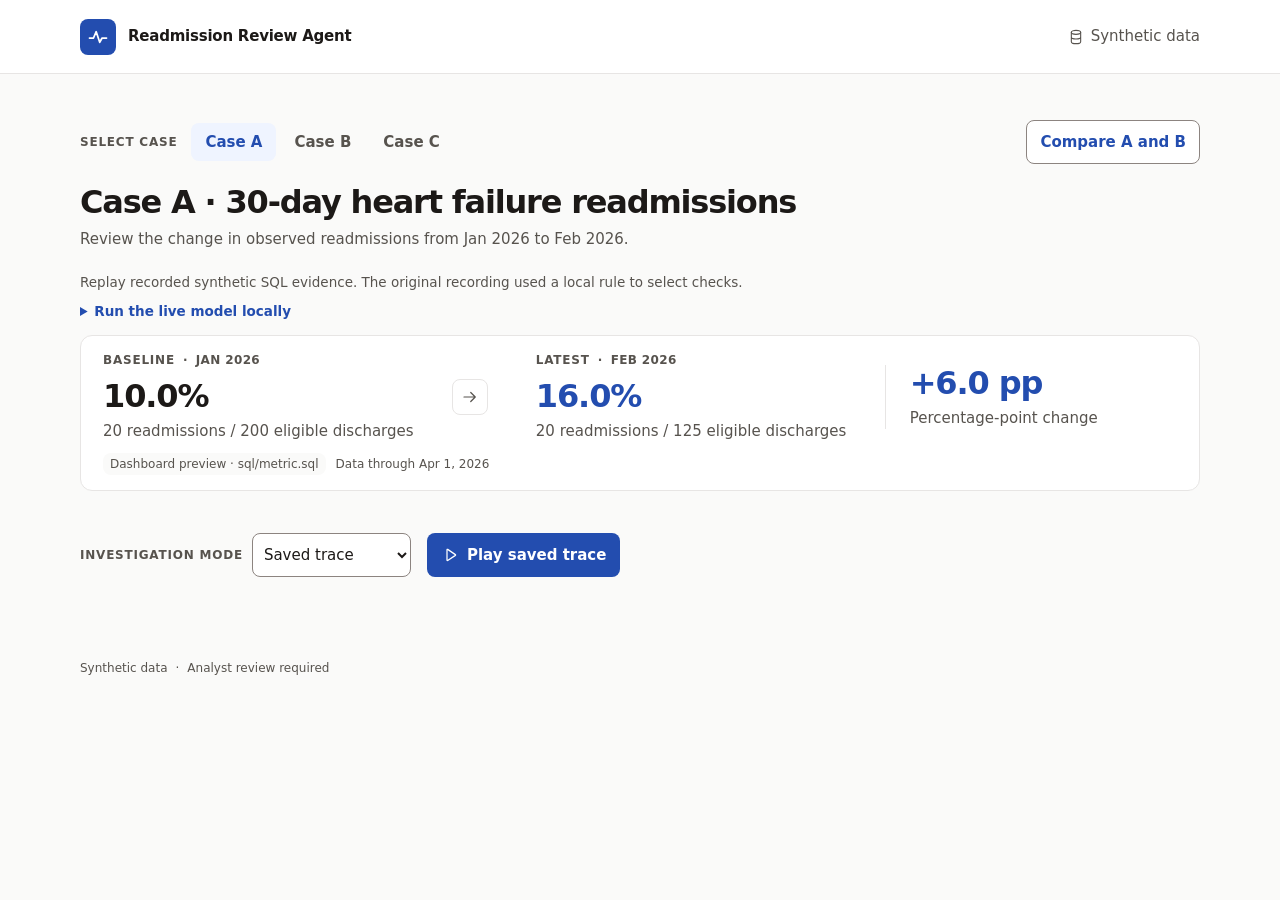
<file: index.html>
<!doctype html>
<html lang="en" data-service="pages">
<head>
  <meta charset="utf-8">
  <meta name="viewport" content="width=device-width, initial-scale=1">
  <meta name="theme-color" content="#ffffff">
  <meta name="description" content="Investigate changes in synthetic 30-day heart failure readmission data.">
  <title>Readmission Review Agent</title>
  <link rel="icon" href="data:,">
  <link rel="stylesheet" href="./assets/app.css">
  <script src="./assets/recordings.js" defer></script>
  <script src="./assets/app.js" defer></script>
</head>
<body>
  <a class="skip-link" href="#workspace">Skip to case</a>
  <header class="masthead">
    <div class="layout masthead-inner">
      <div class="wordmark">
        <span class="brand-mark" aria-hidden="true">
          <svg width="24" height="24" viewBox="0 0 24 24" fill="none">
            <path d="M3.5 13h4l2.7-6.3 3.5 10.6 2.4-4.3h4.4" stroke="currentColor" stroke-width="1.75" stroke-linecap="round" stroke-linejoin="round"/>
          </svg>
        </span>
        <span>Readmission Review Agent</span>
      </div>
      <span class="dataset-badge">
        <svg class="icon" viewBox="0 0 24 24" fill="none" aria-hidden="true"><ellipse cx="12" cy="5" rx="7" ry="3"/><path d="M5 5v14c0 1.7 3.1 3 7 3s7-1.3 7-3V5M5 12c0 1.7 3.1 3 7 3s7-1.3 7-3"/></svg>
        Synthetic data
      </span>
    </div>
  </header>

  <main id="workspace" class="layout page" tabindex="-1">
    <div id="case-load" class="load-notice" role="status">
      <p id="load-message">Loading cases…</p>
      <button id="retry-cases" class="button button-secondary" type="button" hidden>Retry loading cases</button>
    </div>

    <div id="case-content" hidden>
      <div class="case-switcher">
        <span id="case-selector-label" class="field-label">Select case</span>
        <div id="case-selector" class="segmented" role="group" aria-labelledby="case-selector-label"></div>
        <button id="compare-cases" class="button button-secondary" type="button"
                aria-controls="compare-view" aria-pressed="false">Compare A and B</button>
      </div>

      <p id="run-status" class="sr-only" role="status" aria-live="polite" aria-atomic="true"></p>
      <section id="case-view" class="case-view" aria-labelledby="case-title">
        <header class="case-heading">
          <h1 id="case-title" tabindex="-1"></h1>
          <p id="case-situation"></p>
        </header>

        <section id="verdict" class="verdict" aria-labelledby="verdict-title" hidden>
          <p class="eyebrow">Verdict</p>
          <h2 id="verdict-title" tabindex="-1"></h2>
          <p id="verdict-support"></p>
        </section>

        <div class="metric-comparison" aria-label="Reported readmission rates and counts">
          <div class="metric-period">
            <p class="metric-label">Baseline <span id="prior-month" class="metric-month"></span></p>
            <div id="prior-rate" class="metric-value"></div>
            <p id="prior-counts" class="metric-denominator"></p>
          </div>
          <div class="metric-connector" aria-hidden="true">
            <svg class="icon" viewBox="0 0 24 24" fill="none"><path d="M4 12h15m-6-6 6 6-6 6"/></svg>
          </div>
          <div class="metric-period metric-latest">
            <p class="metric-label">Latest <span id="current-month" class="metric-month"></span></p>
            <div class="latest-value">
              <div id="current-rate" class="metric-value"></div>
              <span id="provisional" class="small-badge" hidden>Provisional</span>
            </div>
            <p id="current-counts" class="metric-denominator"></p>
          </div>
          <div class="delta">
            <p id="delta-rate" class="delta-value"></p>
            <p id="delta-caption" class="metric-denominator"></p>
          </div>
          <p id="metric-provenance" class="provenance metric-provenance"></p>
        </div>

        <div id="signal-summary" class="signal-summary" hidden></div>

        <section id="next-action" class="panel next-action" aria-labelledby="next-action-title" hidden>
          <div>
            <h2 id="next-action-title" tabindex="-1">Next action</h2>
            <p id="next-action-text"></p>
          </div>
          <div class="action-controls">
            <a id="jump-to-gap" href="#evidence-reconcile_sources" hidden></a>
            <button id="mark-reviewed" class="button button-secondary" type="button">Mark reviewed</button>
          </div>
          <p id="review-error" class="inline-error" role="alert" hidden></p>
        </section>

        <div class="run-controls">
          <label class="mode-choice">
            <span class="field-label">Investigation mode</span>
            <select id="run-mode">
              <option value="checklist">Checklist (fresh)</option>
              <option value="replay">Saved trace</option>
              <option value="live">Live agent</option>
            </select>
          </label>
          <div class="run-buttons">
            <button type="button" id="run-investigation" class="button button-primary">
              <span id="run-icon" class="button-icon" aria-hidden="true">
                <svg class="icon" viewBox="0 0 24 24" fill="none"><path d="M8 5.1v13.8a.6.6 0 0 0 .9.5l10.3-6.9a.6.6 0 0 0 0-1l-10.3-7a.6.6 0 0 0-.9.6Z"/></svg>
              </span>
              <span id="run-label">Run investigation</span>
            </button>
            <button type="button" id="run-fresh" class="button button-secondary" hidden>Run fresh</button>
          </div>
        </div>
        <div class="mode-help">
          <p id="mode-info"></p>
          <details>
            <summary>Run the live model locally</summary>
            <p>Download the project and open <strong>Launch Readmission.command</strong> on a Mac with Python 3.10+. After the one-time spending controls and key setup, choose <strong>Live agent</strong> and run Case A or B. OpenAI receives aggregate synthetic evidence. An analyst reviews the draft and decides on any handoff.</p>
            <a href="https://github.com/bowierliu/readmission-review-agent#local-live-agent">Local setup and spending controls</a>
          </details>
        </div>
        <p id="run-error" class="inline-error" role="alert" hidden></p>

        <section id="evidence-panel" class="panel output-panel" aria-labelledby="evidence-tab" hidden>
          <h2 id="evidence-tab">Tool evidence</h2>
          <div id="evidence-content"></div>
        </section>

        <section id="draft-panel" class="panel output-panel" aria-labelledby="draft-tab" hidden>
          <h2 id="draft-tab">Review draft</h2>
          <div id="draft-content"></div>
        </section>

        <aside id="progress-panel" class="panel progress-panel" aria-labelledby="progress-title" hidden>
          <div class="progress-header">
            <h2 id="progress-title">Checks run</h2>
            <p id="progress-description" class="panel-description"></p>
          </div>
          <ol id="progress-steps" class="progress-steps"></ol>
        </aside>
      </section>

      <section id="compare-view" aria-labelledby="compare-title" hidden>
        <h1 id="compare-title" tabindex="-1">Compare Case A and Case B</h1>
        <div id="compare-output"></div>
      </section>

      <footer class="workspace-footer">Synthetic data <span aria-hidden="true">·</span> Analyst review required</footer>
    </div>
    <noscript>This workspace requires JavaScript to run investigations.</noscript>
  </main>
</body>
</html>
</file>
<file: assets/app.css>
:root {
  font-family: system-ui, -apple-system, "Segoe UI", Roboto, sans-serif;
  color: #1c1917;
  background: #fafaf9;
  --canvas: #fafaf9;
  --white: #fff;
  --ink: #1c1917;
  --muted: #57534e;
  --border: #e7e5e4;
  --control-border: #8c8480;
  --blue: #234daf;
  --blue-hover: #1b3c8c;
  --blue-tint: #eff4ff;
  --amber: #854319;
  --amber-tint: #fff4e5;
  --green: #245940;
  --green-tint: #eef8f1;
  --error: #9b2428;
  --error-tint: #fff1f0;
  --radius: 12px;
  --control-radius: 8px;
  font-size: 15px;
  line-height: 1.5;
}

* { box-sizing: border-box; }
[hidden] { display: none !important; }
body { margin: 0; }
button, select { font: inherit; }
button { cursor: pointer; }
button:disabled, button[aria-disabled="true"], select:disabled { cursor: default; }
button:focus-visible, select:focus-visible, [tabindex]:focus-visible, a:focus-visible {
  outline: 2px solid var(--blue);
  outline-offset: 3px;
}
h1, h2, h3, h4, p { margin: 0; }
h2 { font-size: 18px; font-weight: 650; line-height: 1.35; }
h3 { font-size: 18px; line-height: 1.35; }
.icon {
  width: 18px;
  height: 18px;
  flex: none;
  stroke: currentColor;
  stroke-width: 1.65;
  stroke-linecap: round;
  stroke-linejoin: round;
  vertical-align: middle;
}
.sr-only, .skip-link:not(:focus) {
  position: absolute;
  width: 1px;
  height: 1px;
  overflow: hidden;
  clip: rect(0,0,0,0);
  white-space: nowrap;
}
.skip-link:focus {
  position: fixed;
  z-index: 10;
  top: 12px;
  left: 12px;
  padding: 8px 12px;
  background: var(--white);
  color: var(--blue);
  border-radius: var(--control-radius);
}

.layout { width: min(1120px, calc(100% - 72px)); margin-inline: auto; }
.masthead { background: var(--white); border-bottom: 1px solid var(--border); }
.masthead-inner {
  min-height: 73px;
  display: flex;
  align-items: center;
  justify-content: space-between;
  gap: 16px;
}
.wordmark {
  display: flex;
  align-items: center;
  gap: 12px;
  font-weight: 700;
  letter-spacing: -.015em;
}
.brand-mark {
  display: grid;
  width: 36px;
  height: 36px;
  place-items: center;
  flex: none;
  border-radius: 8px;
  background: var(--blue);
  color: var(--white);
}
.dataset-badge { display: flex; align-items: center; gap: 7px; color: var(--muted); white-space: nowrap; }
.dataset-badge .icon { width: 16px; height: 16px; }
.page { padding-top: 46px; padding-bottom: 20px; }
.load-notice { padding: 26px; background: var(--white); border: 1px solid var(--border); border-radius: var(--radius); }
.load-notice .button { margin-top: 12px; }

.case-switcher { display: flex; align-items: center; gap: 14px; }
.field-label, .metric-label, .eyebrow {
  font-size: 12px;
  font-weight: 650;
  letter-spacing: .065em;
  text-transform: uppercase;
  color: var(--muted);
}
.segmented { display: inline-flex; align-items: center; gap: 4px; }
.segmented button {
  padding: 6px 13px;
  min-height: 38px;
  background: transparent;
  border: 1px solid transparent;
  border-radius: var(--control-radius);
  color: var(--muted);
  font-weight: 550;
}
.segmented button[aria-pressed="true"] { color: var(--blue); background: var(--blue-tint); font-weight: 650; }
.segmented button:not(:disabled):hover { border-color: var(--control-border); }
h1 { margin-top: 20px; font-size: 32px; font-weight: 750; line-height: 1.18; letter-spacing: -.037em; }
#compare-cases { margin-left: auto; }
#compare-cases[aria-pressed="true"] { background: var(--blue-tint); }
.case-view {
  display: grid;
  grid-template-columns: minmax(0, 1fr);
  grid-template-areas: "heading" "verdict" "metric" "signal" "action" "run" "error" "evidence" "draft" "trace";
  gap: 14px;
}
.case-heading { grid-area: heading; }
.case-heading p { margin-top: 6px; color: var(--muted); }
#verdict { grid-area: verdict; }
#signal-summary { grid-area: signal; }
#next-action { grid-area: action; }
#run-error { grid-area: error; margin: 0; }
#evidence-panel { grid-area: evidence; }
#draft-panel { grid-area: draft; }
#progress-panel { grid-area: trace; }

.verdict {
  padding: 14px 18px 15px;
  border: 1px solid var(--border);
  border-left: 4px solid var(--blue);
  border-radius: var(--radius);
  background: var(--blue-tint);
  color: var(--ink);
}
.verdict:is([data-disposition="data_quality"], [data-disposition="premature"], [data-disposition="needs_review"]) {
  border-left-color: var(--amber);
  background: var(--amber-tint);
}
.verdict h2, .verdict h3 { font-size: 24px; line-height: 1.25; letter-spacing: -.018em; }
.verdict h2 { margin-top: 3px; }
.verdict p + h2 + p, .verdict h3 + p { margin-top: 5px; }
.verdict p:not(.eyebrow) { max-width: 88ch; }

.metric-comparison {
  display: grid;
  grid-template-columns: minmax(0, 1fr) 60px minmax(0, 1fr) minmax(0, .9fr);
  align-items: center;
  gap: 10px 24px;
  grid-area: metric;
  padding: 15px 22px;
  background: var(--white);
  border: 1px solid var(--border);
  border-radius: var(--radius);
}
.metric-label { display: flex; align-items: center; flex-wrap: wrap; column-gap: 8px; }
.metric-month { font-weight: 550; letter-spacing: .03em; }
.metric-month::before { content: '·'; margin-right: 8px; }
.metric-value, .delta-value {
  font-size: 32px;
  letter-spacing: -.035em;
  font-weight: 700;
  font-variant-numeric: tabular-nums;
  line-height: 1.13;
}
.metric-value { margin: 9px 0 6px; }
.metric-denominator { color: var(--muted); font-variant-numeric: tabular-nums; }
.metric-connector {
  display: grid;
  place-items: center;
  width: 36px;
  height: 36px;
  border: 1px solid var(--border);
  border-radius: 8px;
  color: var(--muted);
}
.latest-value { display: flex; align-items: center; flex-wrap: wrap; column-gap: 9px; }
.metric-latest .metric-value, .delta-value { color: var(--blue); }
.delta { border-left: 1px solid var(--border); padding-left: 24px; }
.delta .metric-denominator { margin-top: 6px; }
.delta[data-preliminary] .delta-value { color: var(--muted); font-size: 15px; font-weight: 650; letter-spacing: 0; }
.small-badge {
  width: fit-content;
  padding: 3px 9px;
  font-size: 12px;
  font-weight: 650;
  background: var(--amber-tint);
  color: var(--amber);
  border-radius: var(--control-radius);
}
.metric-provenance {
  grid-column: 1 / -1;
  display: flex;
  flex-wrap: wrap;
  align-items: center;
  gap: 6px 10px;
  color: var(--muted);
}
.provenance-chip {
  display: inline-block;
  width: fit-content;
  max-width: 100%;
  padding: 2px 7px;
  border-radius: var(--control-radius);
  background: var(--canvas);
  color: var(--muted);
  font-size: 12px;
  font-variant-numeric: tabular-nums;
  overflow-wrap: anywhere;
}
.next-action {
  display: flex;
  align-items: center;
  justify-content: space-between;
  flex-wrap: wrap;
  gap: 10px 20px;
  padding: 12px 18px;
}
.next-action h2 { font-size: 15px; }
#next-action-text { margin-top: 2px; }
.action-controls, .run-buttons {
  display: flex;
  flex-wrap: wrap;
  align-items: center;
  gap: 8px 12px;
}
.action-controls a, .back-to-action { color: var(--blue); font-weight: 600; }
#review-error { flex-basis: 100%; margin: 0; }
#mark-reviewed[data-reviewed] {
  color: var(--green);
  background: var(--green-tint);
}

.panel { min-width: 0; background: var(--white); border: 1px solid var(--border); border-radius: var(--radius); }
.progress-header { padding: 15px 18px 0; }
.panel-description { color: var(--muted); margin-top: 5px; }
.run-controls {
  grid-area: run;
  display: flex;
  align-items: center;
  flex-wrap: wrap;
  gap: 10px 16px;
}
.mode-choice { display: flex; flex-wrap: wrap; gap: 6px 9px; align-items: center; }
.mode-choice select {
  max-width: 100%;
  padding: 5px 7px;
  min-height: 44px;
  border-radius: var(--control-radius);
  border: 1px solid var(--control-border);
  background: var(--white);
  color: var(--ink);
}
.button {
  display: inline-flex;
  align-items: center;
  justify-content: center;
  gap: 8px;
  min-height: 44px;
  padding: 8px 13px;
  border-radius: var(--control-radius);
  border: 1px solid transparent;
  font-weight: 650;
}
.button-primary { background: var(--blue); color: var(--white); }
.button-primary:not(:disabled, [aria-disabled="true"]):hover { background: var(--blue-hover); }
.button-primary[aria-disabled="true"] { color: var(--blue); background: var(--blue-tint); }
.button-secondary { color: var(--blue); background: var(--white); border-color: var(--control-border); }
.button-secondary:not(:disabled, [aria-disabled="true"]):hover { background: var(--blue-tint); }
.button-icon { display: grid; width: 18px; height: 18px; place-items: center; }
.spinner {
  display: block;
  width: 15px;
  height: 15px;
  border: 2px solid currentColor;
  border-right-color: transparent;
  border-radius: 50%;
  animation: spin .85s linear infinite;
}
@keyframes spin { to { transform: rotate(360deg); } }
.inline-error { margin: 0 0 16px; padding: 10px 12px; color: var(--error); background: var(--error-tint); border-radius: var(--control-radius); }

.output-panel { padding: 16px 18px 18px; }
.output-panel > h2 { margin-bottom: 12px; }
.draft-header { padding: 0 0 0 14px; border-left: 3px solid var(--blue); }
.draft-header h3 { margin: 5px 0 7px; }
.draft-section { margin-top: 19px; }
.draft-label { margin: 0; }
.draft-section ul { margin: 7px 0 0; padding-left: 20px; }
.draft-section li + li { margin-top: 4px; }
.draft-action {
  margin-top: 19px;
  padding: 14px 16px;
  border-radius: var(--control-radius);
  background: var(--blue-tint);
}
.draft-action p + p { margin-top: 4px; }
.evidence-record { scroll-margin-top: 20px; }
.evidence-record:focus-visible { outline: 2px solid var(--blue); outline-offset: 4px; }
.evidence-record + .evidence-record { margin-top: 20px; border-top: 1px solid var(--border); padding-top: 18px; }
.evidence-record p { color: var(--muted); margin-top: 4px; }
.table-scroll { margin-top: 10px; max-width: 100%; overflow: auto; border: 1px solid var(--border); border-radius: var(--control-radius); }
table { width: 100%; border-collapse: collapse; font-variant-numeric: tabular-nums; text-align: left; }
th, td { padding: 9px 12px; vertical-align: top; }
th { background: var(--canvas); color: var(--muted); font-size: 12px; letter-spacing: .045em; text-transform: uppercase; }
table[data-wide] { min-width: 620px; }
#evidence-reconcile_sources table { min-width: 900px; }
#evidence-refresh_notes table { min-width: 550px; }
table[data-wide] th, table[data-wide] td { padding-inline: 6px; }
td { border-top: 1px solid var(--border); overflow-wrap: anywhere; }
td[data-value-kind="number"] { white-space: nowrap; }
code { font-family: ui-monospace, SFMono-Regular, Menlo, Consolas, monospace; }

.progress-steps { margin: 15px 0 0; padding: 0 18px 18px; list-style: none; }
.progress-step {
  min-height: 43px;
  display: flex;
  gap: 10px;
  position: relative;
  padding: 8px 0;
  align-items: flex-start;
}
.progress-step:not(:last-child)::after {
  content: "";
  position: absolute;
  width: 1px;
  background: var(--border);
  top: 31px;
  bottom: -10px;
  left: 11px;
}
.step-icon {
  display: grid;
  flex: none;
  place-items: center;
  width: 24px;
  height: 24px;
  border-radius: 50%;
  background: var(--canvas);
  color: var(--muted);
}
.step-icon .icon { width: 15px; height: 15px; }
.progress-step[data-kind="checked"] .step-icon, .progress-step[data-kind="active"] .step-icon {
  background: var(--blue-tint);
  color: var(--blue);
}
.progress-step[data-kind="failed"] .step-icon { background: var(--error-tint); color: var(--error); }
.progress-step[data-kind="checked"] .step-title { font-weight: 600; }
.progress-step[data-kind="active"] .step-title { color: var(--blue); font-weight: 650; }
.step-title { min-width: 0; overflow-wrap: anywhere; }
.step-link {
  display: flex;
  align-items: center;
  justify-content: space-between;
  flex: 1;
  gap: 8px;
  color: var(--blue);
  text-decoration: none;
}
.step-link:hover, .step-link:focus-visible { text-decoration: underline; }
.step-link .icon { width: 14px; height: 14px; }
.workspace-footer { margin-top: 26px; color: var(--muted); font-size: 12px; display: flex; gap: 8px; }

.comparison-grid {
  display: grid;
  grid-template-columns: repeat(2, minmax(0, 1fr));
  gap: 14px;
  margin-top: 14px;
}
.comparison-card {
  display: flex;
  flex-direction: column;
  align-items: flex-start;
  gap: 9px;
  padding: 16px;
}
.compare-rate {
  font-size: 32px;
  font-weight: 700;
  letter-spacing: -.035em;
  font-variant-numeric: tabular-nums;
}
.comparison-card .verdict { width: 100%; flex: 1; }
.comparison-card .verdict h3 { font-size: 22px; }
.comparison-takeaway { margin-top: 13px; font-weight: 650; }
#compare-output > .panel-description, #compare-output > .inline-error { margin-top: 12px; }

@media (max-width: 850px) {
  .layout { width: min(100% - 40px, 700px); }
  .metric-comparison { grid-template-columns: minmax(0, 1fr) 30px minmax(0, 1fr) minmax(0, .8fr); gap: 10px 16px; padding: 15px 18px; }
  .delta { padding-left: 16px; }
}
@media (max-width: 560px) {
  .layout { width: calc(100% - 32px); }
  .masthead-inner { min-height: 66px; }
  .wordmark { gap: 8px; line-height: 1.2; }
  .brand-mark { width: 30px; height: 30px; }
  .brand-mark svg { width: 20px; height: 20px; }
  .dataset-badge { font-size: 12px; gap: 4px; }
  .page { padding-top: 28px; }
  .case-switcher { gap: 7px 8px; flex-wrap: wrap; }
  #compare-cases { margin-left: 0; }
  .case-view {
    grid-template-areas: "heading" "verdict" "metric" "action" "signal" "run" "error" "evidence" "draft" "trace";
    gap: 12px;
  }
  .comparison-grid { grid-template-columns: minmax(0, 1fr); }
  .verdict, .next-action, .output-panel { padding-inline: 14px; }
  .segmented button { padding-inline: 9px; }
  h1 { margin-top: 16px; }
  .metric-comparison { grid-template-columns: minmax(0, 1fr) 20px minmax(0, 1fr); gap: 12px; padding: 16px; }
  .metric-connector { width: 20px; height: 20px; border: 0; }
  .metric-month::before { content: none; }
  .metric-label { display: grid; }
  .metric-latest .metric-value { margin-right: 0; }
  .delta { grid-column: 1 / -1; border-left: 0; border-top: 1px solid var(--border); padding: 12px 0 0; display: flex; align-items: center; gap: 10px; }
  .delta .metric-denominator { margin: 0; }
  .delta-value { font-size: 18px; }
  .progress-header { padding-inline: 14px; }
  .progress-steps { padding: 0 14px 16px; }
  .run-controls, .run-buttons { align-items: stretch; flex-direction: column; }
  .run-buttons > .button { width: 100%; }
}
@media (prefers-reduced-motion: reduce) {
  .spinner { animation: none; }
}

/* Evidence provenance and read-only SQL. */
.provenance { font-size: 12px; overflow-wrap: anywhere; }
.sql-details { margin-top: 8px; }
.sql-details summary, .gap-button { color: var(--blue); cursor: pointer; }
.sql-details summary:focus-visible {
  outline: 2px solid var(--blue);
  outline-offset: 3px;
}
.sql-details pre {
  max-width: 100%;
  overflow: auto;
  padding: 10px;
  color: var(--ink);
  background: var(--canvas);
  border-radius: var(--control-radius);
}
.gap-button {
  min-width: 36px;
  min-height: 36px;
  background: var(--white);
  border: 1px solid var(--control-border);
  border-radius: var(--control-radius);
  font-weight: 650;
}
.gap-button:hover { background: var(--blue-tint); }
.gap-detail { margin-top: 14px; }
.gap-detail .table-scroll { max-height: 270px; }
#evidence-reconcile_sources .gap-detail table { min-width: 540px; }
.back-to-action { display: inline-block; margin-top: 6px; }

.signal-summary {
  padding: 10px 12px;
  border-radius: var(--control-radius);
  color: var(--ink);
  background: var(--canvas);
}
.signal-summary p { margin-top: 2px; }
tr[data-stronger-signal] { color: var(--ink); background: var(--blue-tint); }
.signal-marker { display: block; margin-top: 4px; color: var(--blue); font-weight: 650; }
#evidence-signal_check table { min-width: 900px; }


.mode-help {
  color: var(--muted, #57534e);
  font-size: .9rem;
  max-width: 46rem;
}
.mode-help p { margin: .5rem 0; }
.mode-help summary { cursor: pointer; color: #234daf; font-weight: 600; }
.mode-help details { margin-top: .6rem; }
.mode-help details p { line-height: 1.55; }
</file>
